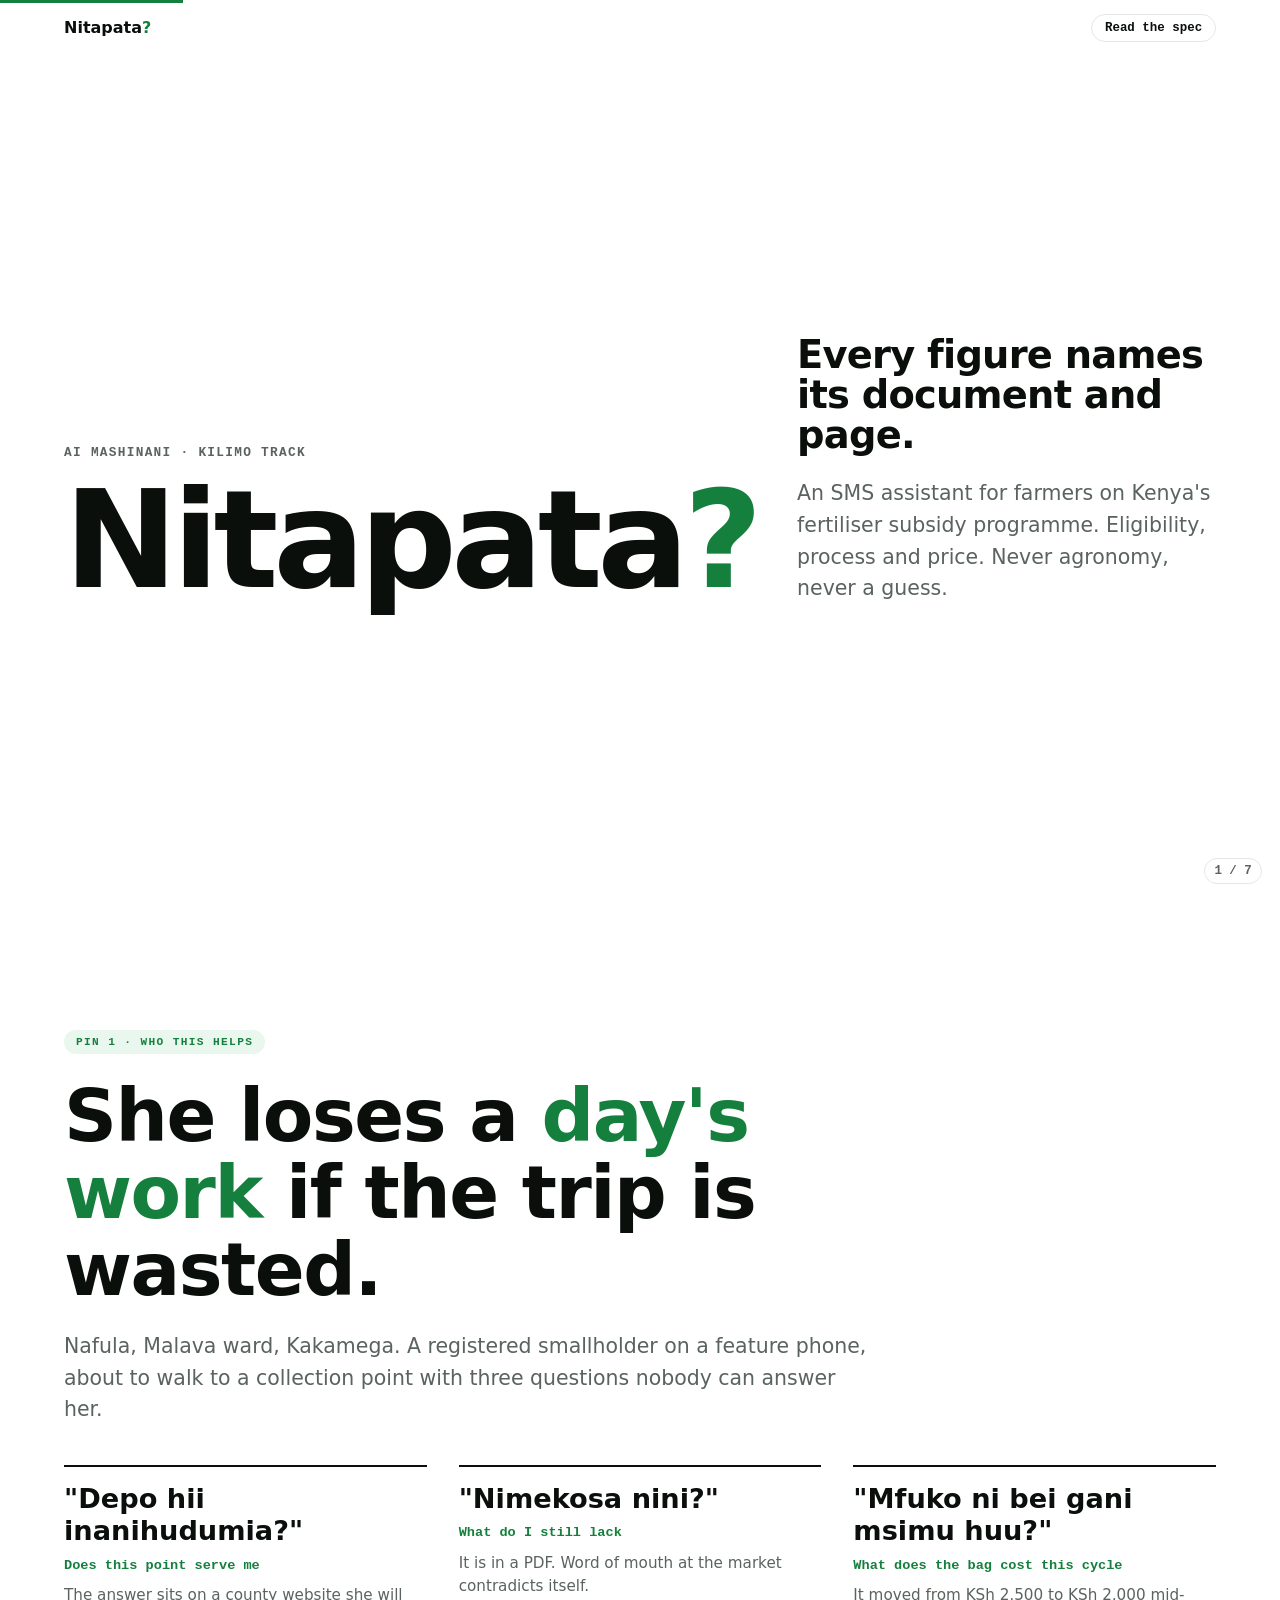
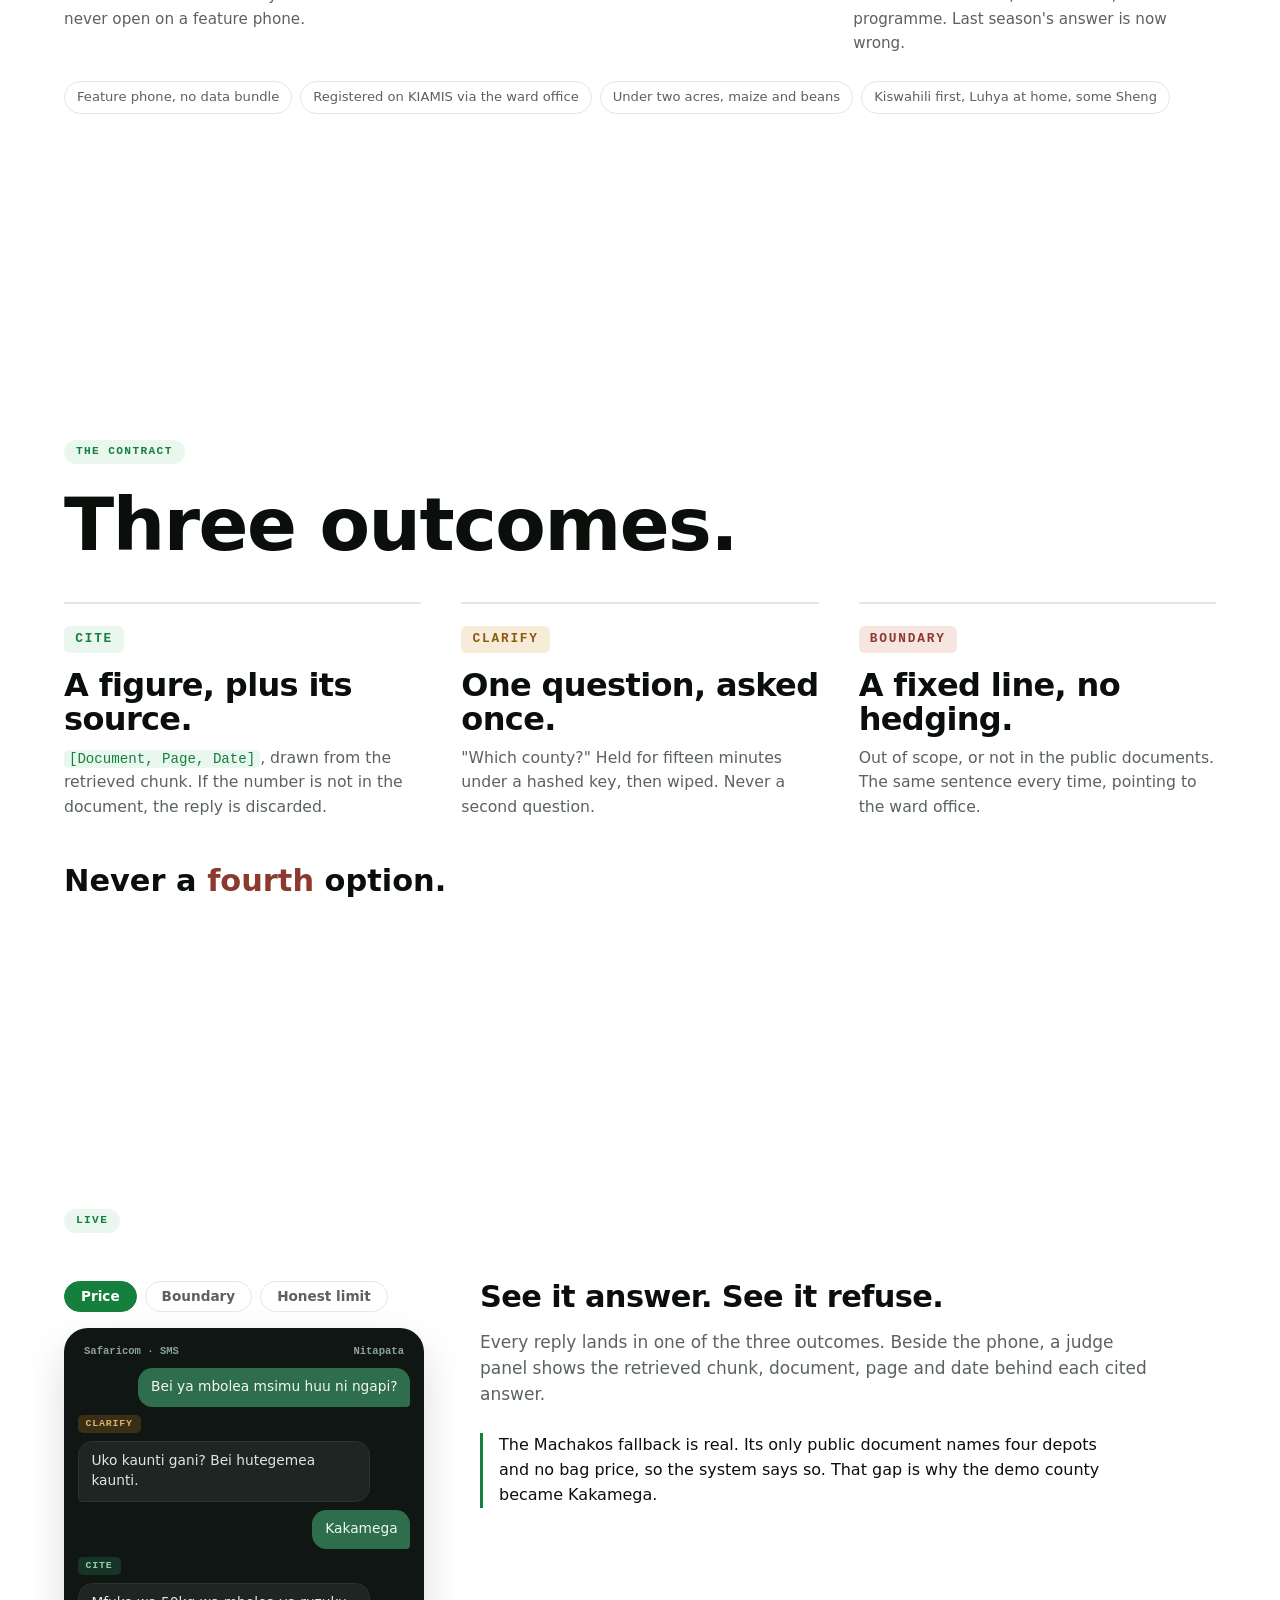
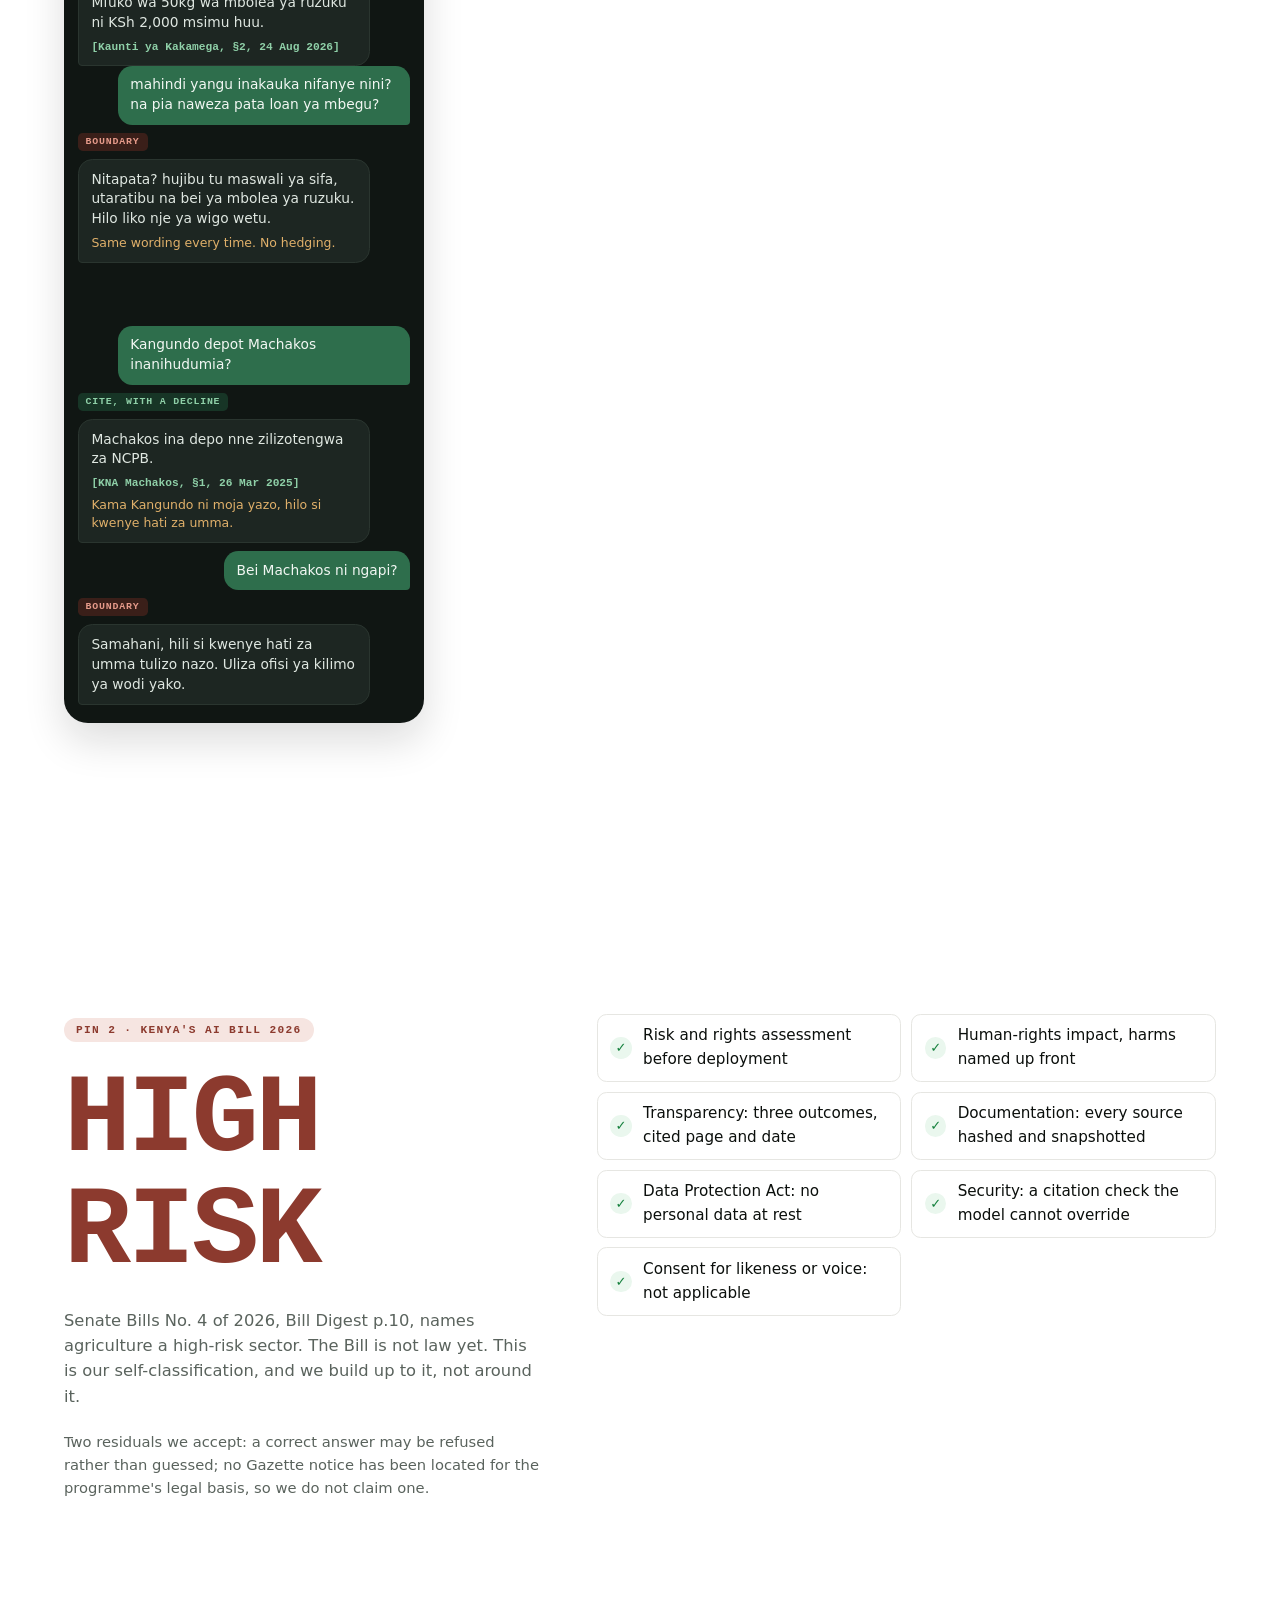
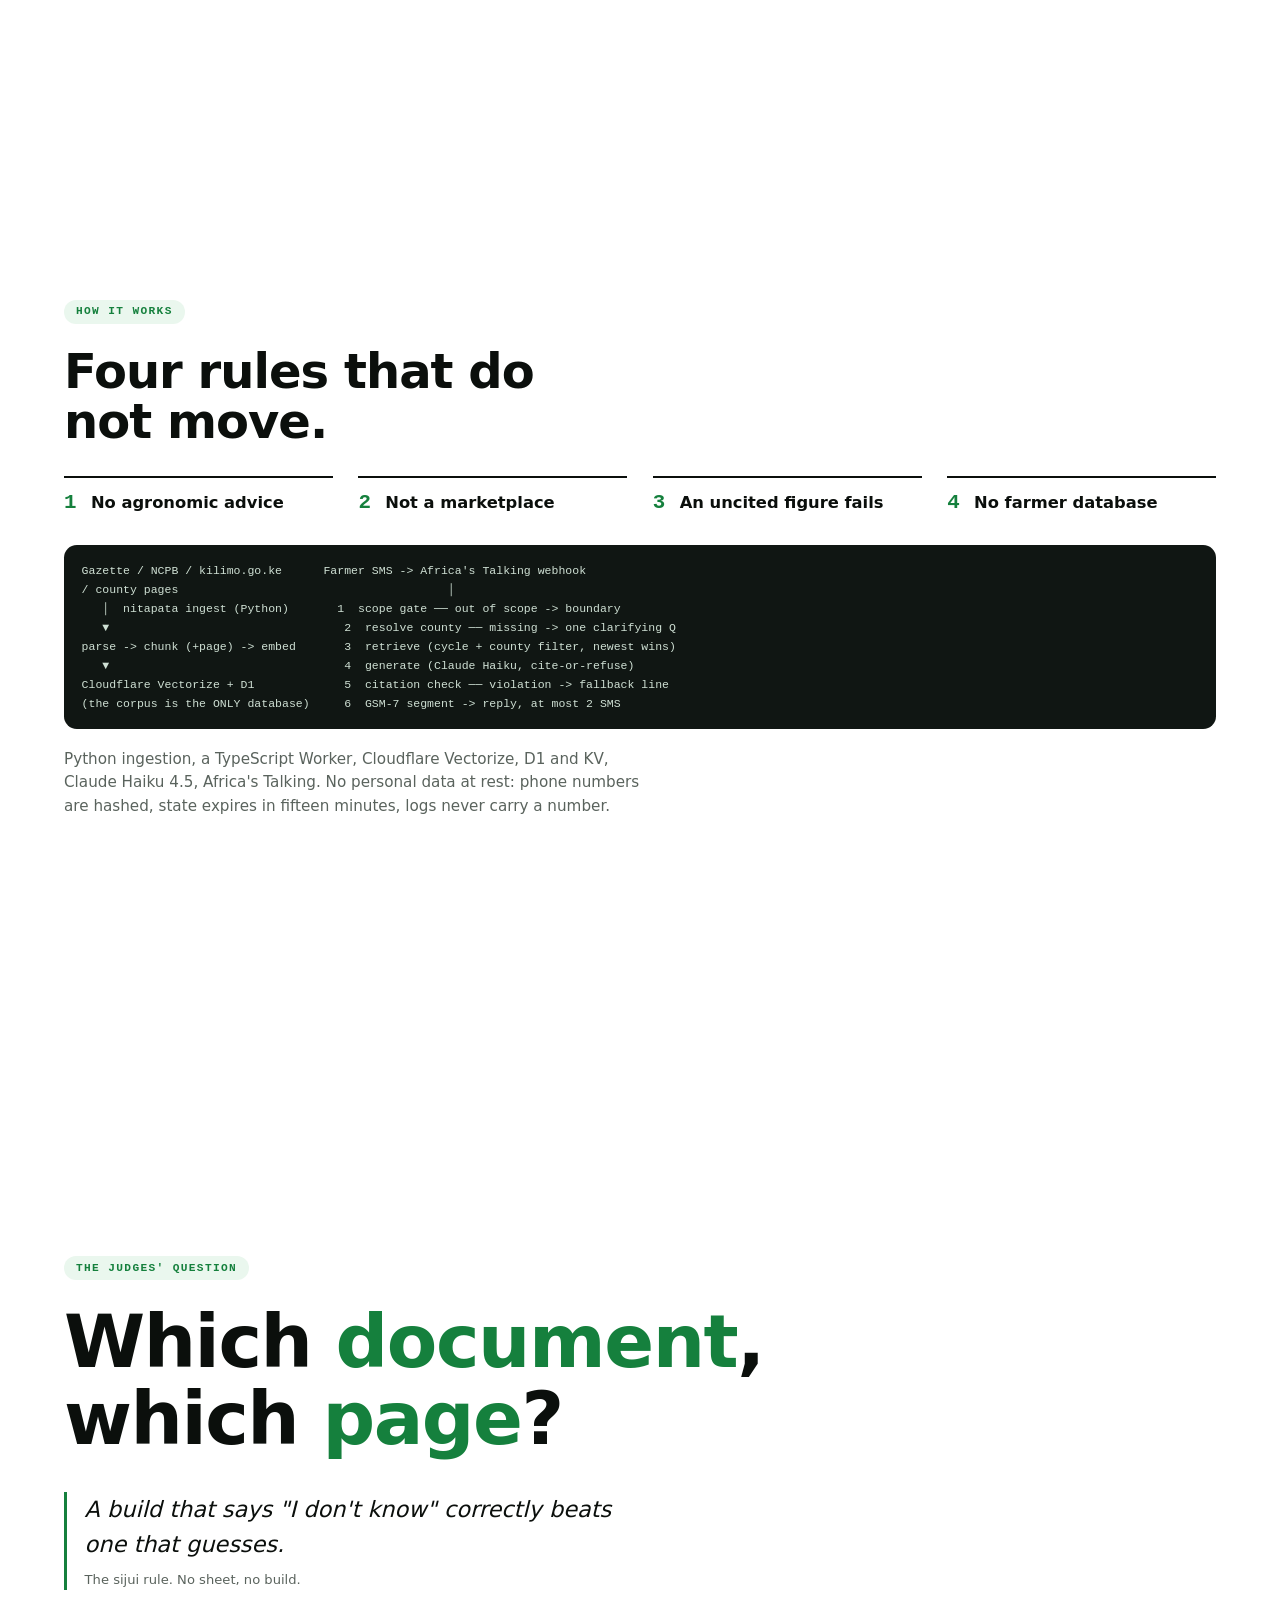
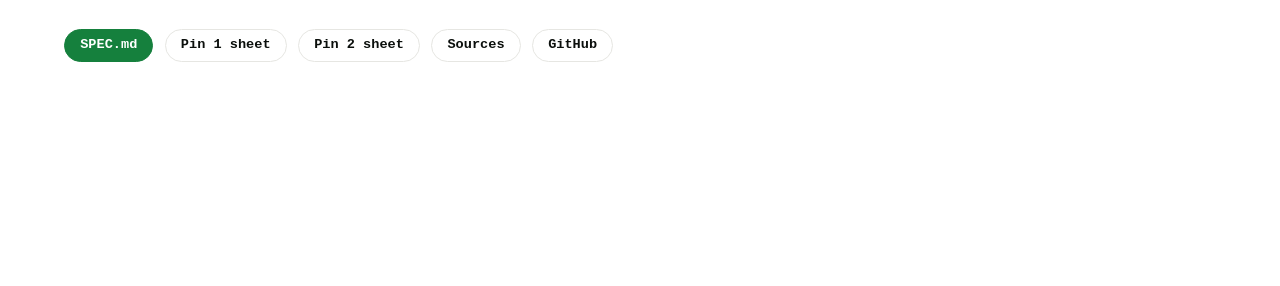
<file: index.html>
<!DOCTYPE html>
<html lang="en">
<head>
<meta charset="UTF-8">
<meta name="viewport" content="width=device-width, initial-scale=1.0">
<title>Nitapata?, the 5-minute pitch · Kilimo track, AI Mashinani</title>
<meta name="description" content="Nitapata? answers fertiliser subsidy eligibility, process and price questions over SMS, every figure cited to a public document and page. Seven slides: the farmer, the contract, the demo, the risk sheet, how it works.">
<meta property="og:title" content="Nitapata?, a citation-locked subsidy assistant">
<meta property="og:description" content="A cited answer, one clarifying question, or a stated boundary. Never a fourth option.">
<meta property="og:type" content="website">
<script type="application/ld+json">
{
  "@context": "https://schema.org",
  "@type": "WebPage",
  "name": "Nitapata?, pitch deck",
  "description": "Citation-locked SMS assistant for Kenya's National Fertiliser Subsidy Programme. Kilimo track, AI Mashinani hackathon.",
  "datePublished": "2026-09-02",
  "inLanguage": ["en", "sw"]
}
</script>
<style>
/* A slide deck in one file. White paper, near-black type, one green.
   Each <section class="slide"> is one idea and fills the viewport.
   Arrow keys, space and PageUp/PageDown move between slides. Mono is
   reserved for anything verifiable against a document (citations,
   dates, rule numbers). Amber and clay exist only for the outcome
   system (clarify / boundary / high-risk), never as decoration. */
:root{
  --ink:#0b0f0c; --ink-soft:#5a635d; --paper:#ffffff; --line:#e6e6e2;
  --accent:#15803d; --accent-soft:#eaf7ee;
  --amber:#8a5a12; --amber-soft:#f7ecd8; --clay:#8c3a2e; --clay-soft:#f6e5e1;
  --mono:ui-monospace,'Cascadia Code',Menlo,Consolas,monospace;
  --sans:-apple-system,'Segoe UI',system-ui,Roboto,sans-serif;
  --pad:clamp(1.25rem,5vw,4rem);
}
*{box-sizing:border-box;margin:0;padding:0}
html{-webkit-text-size-adjust:100%;scroll-snap-type:y proximity}
@media (prefers-reduced-motion:no-preference){ html{scroll-behavior:smooth} }
@media (min-width:900px){ html{scroll-snap-type:y mandatory} }
body{background:var(--paper);color:var(--ink);font:17px/1.55 var(--sans);-webkit-font-smoothing:antialiased;font-variant-numeric:tabular-nums}
a{color:var(--accent)}
h1,h2,h3{line-height:1.05;letter-spacing:-0.02em;font-weight:700}
p{max-width:62ch}
code{font:.9em var(--mono);background:var(--accent-soft);color:var(--accent);border-radius:.3rem;padding:.08em .35em}
.skip-link{position:absolute;top:-3rem;left:1rem;background:var(--ink);color:#fff;padding:.5rem .9rem;border-radius:.4rem;font-size:.85rem;z-index:50}
.skip-link:focus{top:1rem}

/* progress + counter */
.progress{position:fixed;top:0;left:0;height:3px;width:0;background:var(--accent);z-index:40;transition:width .2s ease}
.counter{position:fixed;right:1.1rem;bottom:1rem;font:600 .78rem/1 var(--mono);color:var(--ink-soft);z-index:40;background:rgba(255,255,255,.85);padding:.35rem .6rem;border-radius:999px;border:1px solid var(--line)}
.deckbar{position:fixed;top:0;left:0;right:0;display:flex;justify-content:space-between;align-items:center;padding:.9rem var(--pad);z-index:30;pointer-events:none}
.deckbar .brand{font:700 1rem/1 var(--sans);color:var(--ink);pointer-events:auto}
.deckbar .brand span{color:var(--accent)}
.deckbar a.spec{pointer-events:auto;font:600 .78rem/1 var(--mono);border:1px solid var(--line);border-radius:999px;padding:.4rem .8rem;text-decoration:none;color:var(--ink);background:#fff}

/* slides */
.slide{min-height:100dvh;scroll-snap-align:start;display:grid;align-content:center;padding:calc(var(--pad) + 2.5rem) var(--pad) var(--pad);position:relative}
.slide .inner{width:100%;max-width:1160px;margin:0 auto}
.tag{display:inline-block;font:700 .7rem/1 var(--mono);text-transform:uppercase;letter-spacing:.12em;color:var(--accent);background:var(--accent-soft);border-radius:999px;padding:.4rem .75rem;margin-bottom:1.4rem}
.tag.clay{color:var(--clay);background:var(--clay-soft)}
.display{font-size:clamp(2.2rem,6vw,4.6rem);max-width:16ch}
.display em{font-style:normal;color:var(--accent)}
.lede{font-size:clamp(1.05rem,1.6vw,1.3rem);color:var(--ink-soft);margin-top:1.4rem}
.meta{font:600 .8rem/1 var(--mono);text-transform:uppercase;letter-spacing:.1em;color:var(--ink-soft)}

/* slide 1 */
.title-grid{display:grid;gap:2.5rem;align-items:end}
.title-grid .big{font-size:clamp(3.4rem,11vw,8.5rem);letter-spacing:-0.04em;line-height:.95}
.title-grid .big span{color:var(--accent)}
@media(min-width:900px){ .title-grid{grid-template-columns:1.1fr 1fr} }

/* slide 2: Nafula */
.q-grid{display:grid;gap:1.2rem;margin-top:2.4rem}
.q{border-top:2px solid var(--ink);padding-top:1rem}
.q .sw{font-size:clamp(1.25rem,2.2vw,1.7rem);font-weight:700;line-height:1.2}
.q .gloss{color:var(--accent);font:600 .85rem/1.4 var(--mono);margin-top:.5rem}
.q .why{color:var(--ink-soft);font-size:.95rem;margin-top:.6rem}
.chips{display:flex;flex-wrap:wrap;gap:.5rem;margin-top:1.6rem}
.chip{font-size:.82rem;color:var(--ink-soft);border:1px solid var(--line);border-radius:999px;padding:.35rem .75rem}
@media(min-width:900px){ .q-grid{grid-template-columns:repeat(3,1fr);gap:2rem} }

/* slide 3: contract */
.outcomes{display:grid;gap:1.4rem;margin-top:2.4rem}
.outcome{border-top:2px solid var(--line);padding-top:1.2rem}
.outcome .k{font:800 .8rem/1 var(--mono);text-transform:uppercase;letter-spacing:.14em;padding:.45rem .7rem;border-radius:.35rem;display:inline-block}
.outcome.cite .k{background:var(--accent-soft);color:var(--accent)}
.outcome.clarify .k{background:var(--amber-soft);color:var(--amber)}
.outcome.boundary .k{background:var(--clay-soft);color:var(--clay)}
.outcome h3{font-size:clamp(1.4rem,2.6vw,2rem);margin-top:1rem}
.outcome p{color:var(--ink-soft);margin-top:.6rem;font-size:.98rem}
.never{margin-top:2.4rem;font-size:clamp(1.3rem,2.4vw,1.9rem);font-weight:700}
.never span{color:var(--clay)}
@media(min-width:900px){ .outcomes{grid-template-columns:repeat(3,1fr);gap:2.5rem} }

/* slide 4: demo */
.demo-grid{display:grid;gap:2rem;margin-top:1.6rem;align-items:start}
.tabs{display:flex;gap:.5rem;flex-wrap:wrap;margin-bottom:1rem}
.tabs button{border:1px solid var(--line);background:#fff;border-radius:999px;padding:.5rem 1rem;font:600 .85rem/1 var(--sans);color:var(--ink-soft);cursor:pointer}
.tabs button[aria-selected="true"]{background:var(--accent);border-color:var(--accent);color:#fff}
.phone{background:#101613;border-radius:1.5rem;padding:1rem .85rem 1.1rem;max-width:360px;width:100%;box-shadow:0 18px 40px rgba(11,15,12,.14)}
.phone .status{color:#8ba394;font:600 .66rem/1 var(--mono);display:flex;justify-content:space-between;padding:.1rem .4rem .7rem}
.thread{display:flex;flex-direction:column;gap:.5rem;min-height:260px}
.msg{max-width:88%;padding:.6rem .8rem;border-radius:.9rem;font-size:.86rem;line-height:1.45}
.msg.in{align-self:flex-end;background:#2e6e4c;color:#f2f7f3;border-bottom-right-radius:.25rem}
.msg.out{align-self:flex-start;background:#1d2622;color:#dfe7e1;border-bottom-left-radius:.25rem;border:1px solid #2a352f}
.msg .cite{display:block;margin-top:.4rem;font:600 .7rem/1.4 var(--mono);color:#8fd0a8}
.msg .decline{display:block;margin-top:.3rem;color:#e0b06a;font-size:.78rem}
.otag{align-self:flex-start;font:700 .62rem/1 var(--mono);text-transform:uppercase;letter-spacing:.08em;padding:.25rem .5rem;border-radius:.3rem}
.otag.cite{background:#173526;color:#8fd0a8}
.otag.clarify{background:#3a2f14;color:#e0b06a}
.otag.boundary{background:#3a1f19;color:#e59a8a}
.demo-side h3{font-size:clamp(1.3rem,2.4vw,1.9rem)}
.demo-side p{color:var(--ink-soft);margin-top:1rem}
.demo-side .fact{margin-top:1.6rem;border-left:3px solid var(--accent);padding-left:1rem;font-size:1rem;color:var(--ink)}
@media(min-width:900px){ .demo-grid{grid-template-columns:auto 1fr;gap:3.5rem} }

/* slide 5: risk */
.risk-big{font:800 clamp(3rem,9vw,7rem)/1 var(--mono);letter-spacing:-0.03em;color:var(--clay)}
.risk-src{margin-top:1.2rem;color:var(--ink-soft);font-size:1.02rem}
.oblig{display:grid;gap:.6rem;margin-top:2rem}
.ob{display:flex;align-items:center;gap:.7rem;font-size:.95rem;border:1px solid var(--line);border-radius:.6rem;padding:.6rem .8rem;background:#fff}
.ob .ck{width:1.35rem;height:1.35rem;border-radius:50%;background:var(--accent-soft);color:var(--accent);font:800 .82rem/1.35rem var(--sans);text-align:center;flex:none}
.residual{margin-top:1.4rem;color:var(--ink-soft);font-size:.92rem}
@media(min-width:700px){ .oblig{grid-template-columns:1fr 1fr} }
@media(min-width:1000px){ .risk-grid{display:grid;grid-template-columns:1fr 1.3fr;gap:3.5rem;align-items:start} .oblig{margin-top:0} }

/* slide 6: how */
.rules{display:grid;gap:.7rem;margin-top:1.8rem}
.rule{display:flex;gap:.9rem;align-items:baseline;border-top:2px solid var(--ink);padding-top:.8rem}
.rule b{font:800 1.3rem/1 var(--mono);color:var(--accent)}
.rule span{font-size:1.02rem;font-weight:600}
.flow{background:#101613;color:#cfe0d4;border-radius:.8rem;padding:1rem 1.1rem;overflow-x:auto;font:.72rem/1.65 var(--mono);white-space:pre;margin-top:1.8rem}
.stack{margin-top:1.2rem;color:var(--ink-soft);font-size:.95rem}
@media(min-width:900px){ .rules{grid-template-columns:repeat(4,1fr);gap:1.6rem} }

/* slide 7: close */
.quote{margin-top:2.2rem;border-left:3px solid var(--accent);padding-left:1.1rem;font-size:clamp(1.1rem,1.8vw,1.4rem);font-style:italic;max-width:40ch}
.quote small{display:block;font-style:normal;color:var(--ink-soft);font-size:.82rem;margin-top:.5rem}
.links{display:flex;flex-wrap:wrap;gap:.7rem;margin-top:2.4rem}
.links a{font:600 .85rem/1 var(--mono);text-decoration:none;color:var(--ink);border:1px solid var(--line);border-radius:999px;padding:.55rem .95rem}
.links a.primary{background:var(--accent);border-color:var(--accent);color:#fff}

@media print{
  .progress,.counter,.deckbar{display:none}
  .slide{min-height:auto;page-break-after:always;padding:2rem}
  .thread[hidden]{display:flex}
}
</style>
</head>
<body>
<a class="skip-link" href="#s1">Skip to content</a>
<div class="progress" id="progress" aria-hidden="true"></div>
<div class="deckbar">
  <span class="brand">Nitapata<span>?</span></span>
  <a class="spec" href="SPEC.md">Read the spec</a>
</div>
<div class="counter" id="counter" aria-live="polite">1 / 7</div>

<main>

<!-- 1 · Title -->
<section class="slide" id="s1">
  <div class="inner title-grid">
    <div>
      <p class="meta">AI Mashinani &middot; Kilimo track</p>
      <h1 class="big" style="margin-top:1rem">Nitapata<span>?</span></h1>
    </div>
    <div>
      <h2 class="display" style="font-size:clamp(1.6rem,3.2vw,2.4rem);max-width:20ch">Every figure names its document and page.</h2>
      <p class="lede">An SMS assistant for farmers on Kenya's fertiliser subsidy programme. Eligibility, process and price. Never agronomy, never a guess.</p>
    </div>
  </div>
</section>

<!-- 2 · Pin 1 -->
<section class="slide" id="s2">
  <div class="inner">
    <span class="tag">Pin 1 &middot; Who this helps</span>
    <h2 class="display">She loses a <em>day's work</em> if the trip is wasted.</h2>
    <p class="lede">Nafula, Malava ward, Kakamega. A registered smallholder on a feature phone, about to walk to a collection point with three questions nobody can answer her.</p>
    <div class="q-grid">
      <div class="q">
        <p class="sw" lang="sw">"Depo hii inanihudumia?"</p>
        <p class="gloss">Does this point serve me</p>
        <p class="why">The answer sits on a county website she will never open on a feature phone.</p>
      </div>
      <div class="q">
        <p class="sw" lang="sw">"Nimekosa nini?"</p>
        <p class="gloss">What do I still lack</p>
        <p class="why">It is in a PDF. Word of mouth at the market contradicts itself.</p>
      </div>
      <div class="q">
        <p class="sw" lang="sw">"Mfuko ni bei gani msimu huu?"</p>
        <p class="gloss">What does the bag cost this cycle</p>
        <p class="why">It moved from KSh 2,500 to KSh 2,000 mid-programme. Last season's answer is now wrong.</p>
      </div>
    </div>
    <div class="chips">
      <span class="chip">Feature phone, no data bundle</span>
      <span class="chip">Registered on KIAMIS via the ward office</span>
      <span class="chip">Under two acres, maize and beans</span>
      <span class="chip">Kiswahili first, Luhya at home, some Sheng</span>
    </div>
  </div>
</section>

<!-- 3 · Contract -->
<section class="slide" id="s3">
  <div class="inner">
    <span class="tag">The contract</span>
    <h2 class="display">Three outcomes.</h2>
    <div class="outcomes">
      <div class="outcome cite">
        <span class="k">Cite</span>
        <h3>A figure, plus its source.</h3>
        <p><code>[Document, Page, Date]</code>, drawn from the retrieved chunk. If the number is not in the document, the reply is discarded.</p>
      </div>
      <div class="outcome clarify">
        <span class="k">Clarify</span>
        <h3>One question, asked once.</h3>
        <p>"Which county?" Held for fifteen minutes under a hashed key, then wiped. Never a second question.</p>
      </div>
      <div class="outcome boundary">
        <span class="k">Boundary</span>
        <h3>A fixed line, no hedging.</h3>
        <p>Out of scope, or not in the public documents. The same sentence every time, pointing to the ward office.</p>
      </div>
    </div>
    <p class="never">Never a <span>fourth</span> option.</p>
  </div>
</section>

<!-- 4 · Demo -->
<section class="slide" id="s4">
  <div class="inner">
    <span class="tag">Live</span>
    <div class="demo-grid">
      <div>
        <div class="tabs" role="tablist" aria-label="Demo conversations">
          <button role="tab" aria-selected="true" aria-controls="t1" data-thread="t1">Price</button>
          <button role="tab" aria-selected="false" aria-controls="t2" data-thread="t2">Boundary</button>
          <button role="tab" aria-selected="false" aria-controls="t3" data-thread="t3">Honest limit</button>
        </div>
        <div class="phone">
          <div class="status"><span>Safaricom &middot; SMS</span><span>Nitapata</span></div>
          <div class="thread" id="t1" role="tabpanel">
            <div class="msg in" lang="sw">Bei ya mbolea msimu huu ni ngapi?</div>
            <span class="otag clarify">clarify</span>
            <div class="msg out" lang="sw">Uko kaunti gani? Bei hutegemea kaunti.</div>
            <div class="msg in" lang="sw">Kakamega</div>
            <span class="otag cite">cite</span>
            <div class="msg out" lang="sw">Mfuko wa 50kg wa mbolea ya ruzuku ni KSh 2,000 msimu huu.<span class="cite">[Kaunti ya Kakamega, &sect;2, 24 Aug 2026]</span></div>
          </div>
          <div class="thread" id="t2" role="tabpanel" hidden>
            <div class="msg in" lang="sw">mahindi yangu inakauka nifanye nini? na pia naweza pata loan ya mbegu?</div>
            <span class="otag boundary">boundary</span>
            <div class="msg out" lang="sw">Nitapata? hujibu tu maswali ya sifa, utaratibu na bei ya mbolea ya ruzuku. Hilo liko nje ya wigo wetu.<span class="decline">Same wording every time. No hedging.</span></div>
          </div>
          <div class="thread" id="t3" role="tabpanel" hidden>
            <div class="msg in" lang="sw">Kangundo depot Machakos inanihudumia?</div>
            <span class="otag cite">cite, with a decline</span>
            <div class="msg out" lang="sw">Machakos ina depo nne zilizotengwa za NCPB.<span class="cite">[KNA Machakos, &sect;1, 26 Mar 2025]</span><span class="decline">Kama Kangundo ni moja yazo, hilo si kwenye hati za umma.</span></div>
            <div class="msg in" lang="sw">Bei Machakos ni ngapi?</div>
            <span class="otag boundary">boundary</span>
            <div class="msg out" lang="sw">Samahani, hili si kwenye hati za umma tulizo nazo. Uliza ofisi ya kilimo ya wodi yako.</div>
          </div>
        </div>
      </div>
      <div class="demo-side">
        <h3>See it answer. See it refuse.</h3>
        <p>Every reply lands in one of the three outcomes. Beside the phone, a judge panel shows the retrieved chunk, document, page and date behind each cited answer.</p>
        <p class="fact">The Machakos fallback is real. Its only public document names four depots and no bag price, so the system says so. That gap is why the demo county became Kakamega.</p>
      </div>
    </div>
  </div>
</section>

<!-- 5 · Pin 2 -->
<section class="slide" id="s5">
  <div class="inner risk-grid">
    <div>
      <span class="tag clay">Pin 2 &middot; Kenya's AI Bill 2026</span>
      <p class="risk-big">HIGH<br>RISK</p>
      <p class="risk-src">Senate Bills No. 4 of 2026, Bill Digest p.10, names agriculture a high-risk sector. The Bill is not law yet. This is our self-classification, and we build up to it, not around it.</p>
      <p class="residual">Two residuals we accept: a correct answer may be refused rather than guessed; no Gazette notice has been located for the programme's legal basis, so we do not claim one.</p>
    </div>
    <div class="oblig">
      <div class="ob"><span class="ck">&check;</span>Risk and rights assessment before deployment</div>
      <div class="ob"><span class="ck">&check;</span>Human-rights impact, harms named up front</div>
      <div class="ob"><span class="ck">&check;</span>Transparency: three outcomes, cited page and date</div>
      <div class="ob"><span class="ck">&check;</span>Documentation: every source hashed and snapshotted</div>
      <div class="ob"><span class="ck">&check;</span>Data Protection Act: no personal data at rest</div>
      <div class="ob"><span class="ck">&check;</span>Security: a citation check the model cannot override</div>
      <div class="ob"><span class="ck">&check;</span>Consent for likeness or voice: not applicable</div>
    </div>
  </div>
</section>

<!-- 6 · How -->
<section class="slide" id="s6">
  <div class="inner">
    <span class="tag">How it works</span>
    <h2 class="display" style="font-size:clamp(1.8rem,4vw,3rem)">Four rules that do not move.</h2>
    <div class="rules">
      <div class="rule"><b>1</b><span>No agronomic advice</span></div>
      <div class="rule"><b>2</b><span>Not a marketplace</span></div>
      <div class="rule"><b>3</b><span>An uncited figure fails</span></div>
      <div class="rule"><b>4</b><span>No farmer database</span></div>
    </div>
    <div class="flow">Gazette / NCPB / kilimo.go.ke      Farmer SMS -&gt; Africa's Talking webhook
/ county pages                                       │
   │  nitapata ingest (Python)       1  scope gate ── out of scope -&gt; boundary
   ▼                                  2  resolve county ── missing -&gt; one clarifying Q
parse -&gt; chunk (+page) -&gt; embed       3  retrieve (cycle + county filter, newest wins)
   ▼                                  4  generate (Claude Haiku, cite-or-refuse)
Cloudflare Vectorize + D1             5  citation check ── violation -&gt; fallback line
(the corpus is the ONLY database)     6  GSM-7 segment -&gt; reply, at most 2 SMS</div>
    <p class="stack">Python ingestion, a TypeScript Worker, Cloudflare Vectorize, D1 and KV, Claude Haiku 4.5, Africa's Talking. No personal data at rest: phone numbers are hashed, state expires in fifteen minutes, logs never carry a number.</p>
  </div>
</section>

<!-- 7 · Close -->
<section class="slide" id="s7">
  <div class="inner">
    <span class="tag">The judges' question</span>
    <h2 class="display">Which <em>document</em>, which <em>page</em>?</h2>
    <p class="quote">A build that says "I don't know" correctly beats one that guesses.
      <small>The sijui rule. No sheet, no build.</small>
    </p>
    <div class="links">
      <a class="primary" href="SPEC.md">SPEC.md</a>
      <a href="docs/pins/PIN-1-who-this-helps.md">Pin 1 sheet</a>
      <a href="docs/pins/PIN-2-ai-bill-2026-risk-sheet.md">Pin 2 sheet</a>
      <a href="corpus/sources.yaml">Sources</a>
      <a href="https://github.com/Joshkingsley/Kilimo-Solution-Impact-Lab-2.0" rel="noopener">GitHub</a>
    </div>
  </div>
</section>

</main>

<script>
  // Tabs
  var tabs = Array.prototype.slice.call(document.querySelectorAll('.tabs button'));
  function selectTab(btn){
    tabs.forEach(function(b){ b.setAttribute('aria-selected', b === btn); });
    document.querySelectorAll('.thread').forEach(function(t){ t.hidden = t.id !== btn.dataset.thread; });
  }
  tabs.forEach(function(btn, i){
    btn.addEventListener('click', function(){ selectTab(btn); });
    btn.addEventListener('keydown', function(e){
      if (e.key === 'ArrowRight') { e.stopPropagation(); tabs[(i + 1) % tabs.length].focus(); }
      if (e.key === 'ArrowLeft')  { e.stopPropagation(); tabs[(i - 1 + tabs.length) % tabs.length].focus(); }
    });
  });

  // Deck navigation: arrows, space, PageUp/PageDown, Home/End
  var slides = Array.prototype.slice.call(document.querySelectorAll('.slide'));
  var counter = document.getElementById('counter');
  var progress = document.getElementById('progress');
  var current = 0;

  function goTo(i){
    i = Math.max(0, Math.min(slides.length - 1, i));
    slides[i].scrollIntoView({ block: 'start' });
  }
  document.addEventListener('keydown', function(e){
    if (e.target.tagName === 'BUTTON' || e.target.tagName === 'A') return;
    if (e.key === 'ArrowDown' || e.key === 'ArrowRight' || e.key === 'PageDown' || e.key === ' ') { e.preventDefault(); goTo(current + 1); }
    if (e.key === 'ArrowUp' || e.key === 'ArrowLeft' || e.key === 'PageUp') { e.preventDefault(); goTo(current - 1); }
    if (e.key === 'Home') { e.preventDefault(); goTo(0); }
    if (e.key === 'End')  { e.preventDefault(); goTo(slides.length - 1); }
  });

  // Track the slide in view (no scroll listener; IntersectionObserver only)
  if ('IntersectionObserver' in window) {
    var io = new IntersectionObserver(function(entries){
      entries.forEach(function(en){
        if (en.isIntersecting) {
          current = slides.indexOf(en.target);
          counter.textContent = (current + 1) + ' / ' + slides.length;
          progress.style.width = ((current + 1) / slides.length * 100) + '%';
        }
      });
    }, { threshold: 0.55 });
    slides.forEach(function(s){ io.observe(s); });
  }
</script>
</body>
</html>
</file>
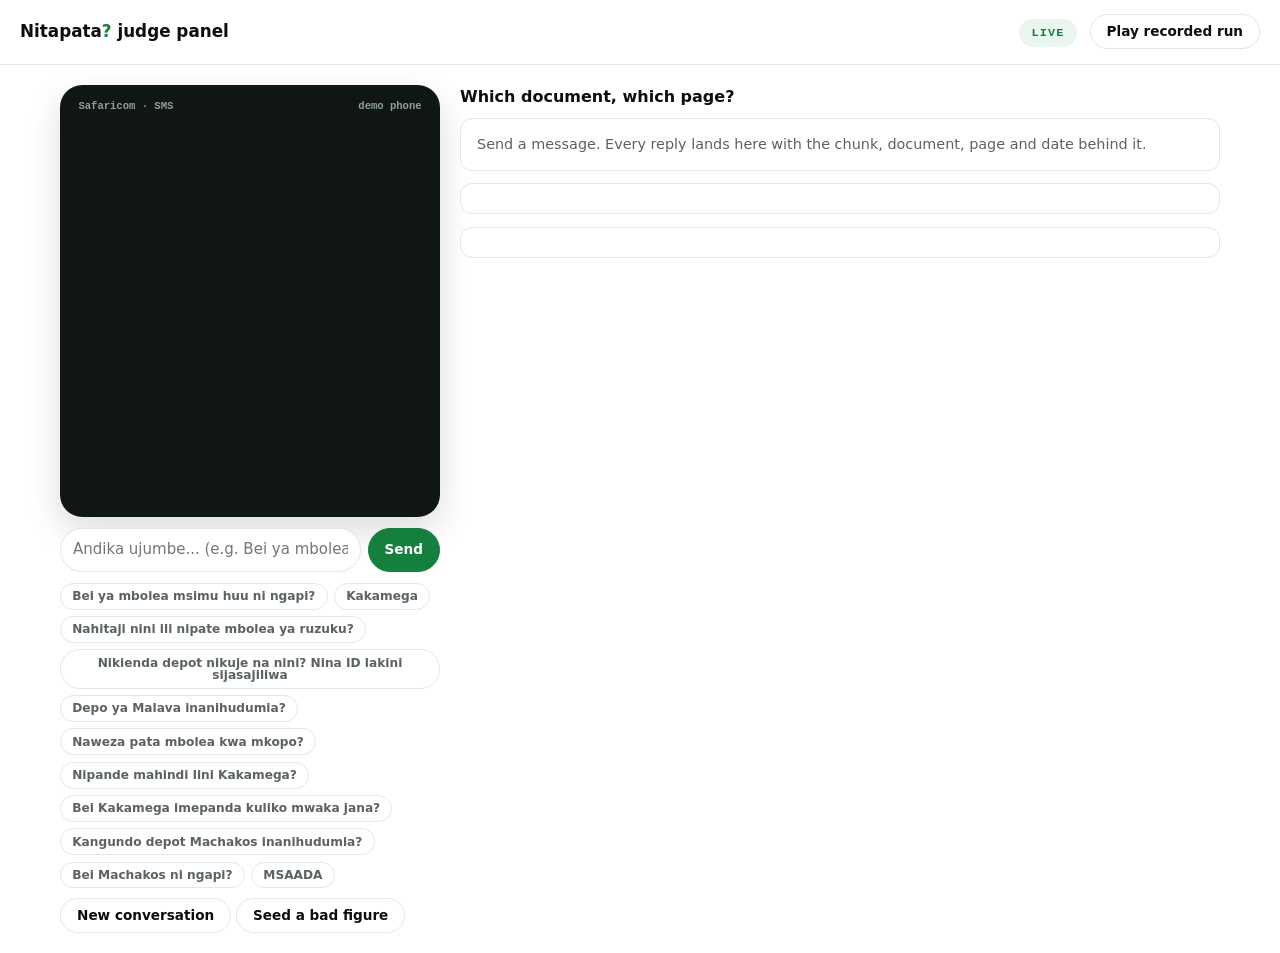
<file: web/judge.html>
<!DOCTYPE html>
<html lang="en">
<head>
<meta charset="UTF-8">
<meta name="viewport" content="width=device-width, initial-scale=1.0">
<title>Nitapata? judge panel</title>
<meta name="description" content="Live judge panel: every reply beside the retrieved chunk, document, page and date that backs it.">
<style>
:root{--ink:#0b0f0c;--soft:#5a635d;--line:#e6e6e2;--accent:#15803d;--accent-soft:#eaf7ee;--amber:#8a5a12;--amber-soft:#f7ecd8;--clay:#8c3a2e;--clay-soft:#f6e5e1;
  --mono:ui-monospace,'Cascadia Code',Menlo,Consolas,monospace;--sans:-apple-system,'Segoe UI',system-ui,Roboto,sans-serif}
*{box-sizing:border-box;margin:0;padding:0}
body{background:#fff;color:var(--ink);font:15px/1.5 var(--sans);-webkit-font-smoothing:antialiased}
header{display:flex;justify-content:space-between;align-items:center;padding:.9rem 1.25rem;border-bottom:1px solid var(--line)}
header b{font-size:1.05rem} header b span{color:var(--accent)}
.mode{font:600 .74rem/1 var(--mono);text-transform:uppercase;letter-spacing:.1em;padding:.4rem .7rem;border-radius:999px;border:1px solid var(--line)}
.mode.live{color:var(--accent);background:var(--accent-soft);border-color:transparent}
.mode.rec{color:var(--clay);background:var(--clay-soft);border-color:transparent}
main{display:grid;gap:1.25rem;padding:1.25rem;max-width:1200px;margin:0 auto}
@media(min-width:900px){main{grid-template-columns:380px 1fr}}
.phone{background:#101613;border-radius:1.4rem;padding:.9rem .8rem 1rem;box-shadow:0 14px 34px rgba(11,15,12,.14)}
.status{color:#8ba394;font:600 .66rem/1 var(--mono);display:flex;justify-content:space-between;padding:.1rem .35rem .6rem}
.thread{display:flex;flex-direction:column;gap:.45rem;min-height:380px;max-height:60vh;overflow:auto;padding-bottom:.4rem}
.msg{max-width:88%;padding:.55rem .75rem;border-radius:.85rem;font-size:.84rem;line-height:1.45;white-space:pre-wrap}
.msg.in{align-self:flex-end;background:#2e6e4c;color:#f2f7f3;border-bottom-right-radius:.2rem}
.msg.out{align-self:flex-start;background:#1d2622;color:#dfe7e1;border-bottom-left-radius:.2rem;border:1px solid #2a352f}
.otag{align-self:flex-start;font:700 .6rem/1 var(--mono);text-transform:uppercase;letter-spacing:.08em;padding:.22rem .45rem;border-radius:.3rem}
.otag.cite{background:#173526;color:#8fd0a8}.otag.clarify{background:#3a2f14;color:#e0b06a}.otag.boundary{background:#3a1f19;color:#e59a8a}
form{display:flex;gap:.4rem;margin-top:.7rem}
input{flex:1;font:inherit;padding:.6rem .75rem;border-radius:999px;border:1px solid var(--line);color:var(--ink)}
input:focus{outline:2px solid var(--accent);outline-offset:1px}
button{font:600 .85rem/1 var(--sans);padding:.6rem 1rem;border-radius:999px;border:1px solid var(--line);background:#fff;color:var(--ink);cursor:pointer}
button.primary{background:var(--accent);border-color:var(--accent);color:#fff}
.prompts{display:flex;flex-wrap:wrap;gap:.4rem;margin-top:.7rem}
.prompts button{font-size:.76rem;padding:.4rem .7rem;color:var(--soft)}
.panel h2{font-size:1rem;margin-bottom:.6rem}
.card{border:1px solid var(--line);border-radius:12px;padding:.9rem 1rem;margin-bottom:.8rem;background:#fff}
.row{display:flex;flex-wrap:wrap;gap:.5rem .9rem;font:600 .76rem/1.6 var(--mono);color:var(--soft)}
.row b{color:var(--ink)}
.ok{color:var(--accent)} .bad{color:var(--clay)}
.chunk{border-left:3px solid var(--line);padding:.5rem .8rem;margin:.5rem 0;font-size:.84rem}
.chunk.used{border-left-color:var(--accent);background:var(--accent-soft)}
.chunk .meta{font:600 .72rem/1.5 var(--mono);color:var(--soft)}
.chunk .meta b{color:var(--accent)}
.hits span{display:inline-block;font:700 .68rem/1 var(--mono);padding:.3rem .55rem;border-radius:.3rem;background:var(--clay-soft);color:var(--clay);margin:.15rem .25rem 0 0}
.empty{color:var(--soft);font-size:.9rem}
.reqs li{font-size:.86rem;list-style:none;padding:.15rem 0}
.reqs .miss{color:var(--clay);font-weight:600}
</style>
</head>
<body>
<header>
  <b>Nitapata<span>?</span> judge panel</b>
  <div>
    <span id="mode" class="mode live">Live</span>
    <button id="toggle" style="margin-left:.5rem">Play recorded run</button>
  </div>
</header>
<main>
  <section>
    <div class="phone">
      <div class="status"><span>Safaricom &middot; SMS</span><span id="who">demo phone</span></div>
      <div class="thread" id="thread"></div>
    </div>
    <form id="form">
      <input id="text" placeholder="Andika ujumbe... (e.g. Bei ya mbolea Kakamega ni ngapi?)" autocomplete="off" aria-label="Message">
      <button class="primary" type="submit">Send</button>
    </form>
    <div class="prompts" id="prompts"></div>
    <div style="margin-top:.6rem"><button id="reset">New conversation</button> <button id="seed" title="Injects a wrong price into the draft to show the citation check discarding it">Seed a bad figure</button></div>
  </section>

  <aside class="panel">
    <h2>Which document, which page?</h2>
    <div class="card" id="summary"><p class="empty">Send a message. Every reply lands here with the chunk, document, page and date behind it.</p></div>
    <div class="card" id="citations"></div>
    <div class="card" id="retrieved"></div>
  </aside>
</main>

<script>
var PROMPTS = [
  "Bei ya mbolea msimu huu ni ngapi?", "Kakamega",
  "Nahitaji nini ili nipate mbolea ya ruzuku?",
  "Nikienda depot nikuje na nini? Nina ID lakini sijasajiliwa",
  "Depo ya Malava inanihudumia?", "Naweza pata mbolea kwa mkopo?",
  "Nipande mahindi lini Kakamega?", "Bei Kakamega imepanda kuliko mwaka jana?",
  "Kangundo depot Machakos inanihudumia?", "Bei Machakos ni ngapi?", "MSAADA"
];
var sender = "judge-" + Math.random().toString(36).slice(2, 8);
var thread = document.getElementById("thread");
var recorded = null, recIndex = 0, recMode = false;

function el(tag, cls, text){ var e = document.createElement(tag); if (cls) e.className = cls; if (text != null) e.textContent = text; return e; }
function bubble(cls, text){ thread.appendChild(el("div", "msg " + cls, text)); thread.scrollTop = thread.scrollHeight; }
function esc(s){ return String(s).replace(/[&<>"]/g, function(c){ return {"&":"&amp;","<":"&lt;",">":"&gt;",'"':"&quot;"}[c]; }); }

function showPanel(r){
  var d = r.diagnostics;
  var hits = d.guardrail_hits.length ? '<div class="hits">' + d.guardrail_hits.map(function(h){ return "<span>" + esc(h) + "</span>"; }).join("") + "</div>" : '<span class="ok">no guardrail hits</span>';
  document.getElementById("summary").innerHTML =
    '<div class="row"><span>outcome <b class="' + (r.outcome === "cite" ? "ok" : "") + '">' + esc(r.outcome.toUpperCase()) + '</b></span>' +
    '<span>intent <b>' + esc(r.intent) + '</b></span><span>language <b>' + esc(r.language) + '</b></span>' +
    '<span>segments <b>' + r.segments.length + '</b></span><span>chars <b>' + r.reply.length + '</b></span>' +
    '<span>latency <b>' + d.latency_ms + ' ms</b></span><span>model <b>' + esc(d.model) + '</b></span></div>' +
    '<p style="margin-top:.6rem">' + hits + '</p>' +
    (d.notes.length ? '<p class="empty" style="margin-top:.4rem">' + d.notes.map(esc).join(" &middot; ") + '</p>' : '') +
    (Object.keys(r.declared).length ? '<p class="empty" style="margin-top:.4rem">declared (this thread, 15 min): ' + esc(JSON.stringify(r.declared)) + '</p>' : '');

  var c = document.getElementById("citations");
  if (r.citations.length) {
    c.innerHTML = "<h2>Citations</h2>" + r.citations.map(function(x){
      return '<div class="chunk used"><div class="meta"><b>' + esc(x.short_cite) + '</b> &middot; ' + esc(x.page_label) + ' &middot; ' + esc(x.publish_date) + ' &middot; ' + esc(x.chunk_id) + '</div><div>' + esc(x.doc_title) + '</div></div>';
    }).join("") + (r.requirements.length ? '<h2 style="margin-top:.8rem">Requirements (cited)</h2><ul class="reqs">' + r.requirements.map(function(q){
      return '<li>' + (q.missing ? '<span class="miss">missing (farmer said so): </span>' : '') + esc(q.label_en) + ' <span class="empty">&larr; ' + esc(q.chunk_id) + '</span></li>';
    }).join("") + "</ul>" : "") + (r.declines.length ? '<p class="empty" style="margin-top:.6rem">declined: ' + r.declines.map(esc).join("; ") + "</p>" : "");
  } else {
    c.innerHTML = "<h2>Citations</h2><p class=\"empty\">" + (r.outcome === "boundary" ? "None. A boundary reply carries no citation by design." : "None yet.") + "</p>";
  }

  var rv = document.getElementById("retrieved");
  rv.innerHTML = "<h2>Retrieved chunks</h2>" + (d.retrieved.length ? d.retrieved.map(function(x){
    return '<div class="chunk ' + (x.used ? "used" : "") + '"><div class="meta">' + esc(x.chunk_id) + ' &middot; score ' + x.score + (x.used ? ' &middot; <b>used</b>' : '') + '</div><div>' + esc(x.text) + '</div></div>';
  }).join("") : '<p class="empty">Nothing retrieved: the scope gate or a keyword stopped the pipeline before retrieval.</p>');
}

function render(message, r){
  bubble("in", message);
  thread.appendChild(el("span", "otag " + r.outcome, r.outcome + (r.diagnostics.guardrail_hits.length ? " · " + r.diagnostics.guardrail_hits.join(",") : "")));
  r.segments.forEach(function(s){ bubble("out", s.text); });
  showPanel(r);
}

async function send(text, seed){
  if (recMode) return;
  var res = await fetch("/demo/message", { method: "POST", headers: {"Content-Type": "application/json"}, body: JSON.stringify({ text: text, sender: sender, seed_bad_figure: !!seed }) });
  var r = await res.json();
  render(text, r);
}

document.getElementById("form").addEventListener("submit", function(e){
  e.preventDefault();
  var t = document.getElementById("text");
  if (!t.value.trim()) return;
  send(t.value.trim());
  t.value = "";
});
document.getElementById("reset").addEventListener("click", function(){
  sender = "judge-" + Math.random().toString(36).slice(2, 8); thread.innerHTML = ""; recIndex = 0;
  document.getElementById("summary").innerHTML = '<p class="empty">New conversation. Nothing about the previous one is kept.</p>';
  document.getElementById("citations").innerHTML = ""; document.getElementById("retrieved").innerHTML = "";
});
document.getElementById("seed").addEventListener("click", function(){ send("Bei Kakamega ni ngapi?", true); });

PROMPTS.forEach(function(p){
  var b = el("button", null, p); b.type = "button";
  b.addEventListener("click", function(){ recMode ? stepRecorded() : send(p); });
  document.getElementById("prompts").appendChild(b);
});

async function stepRecorded(){
  if (!recorded) { var res = await fetch("/replay"); if (!res.ok) { alert("No recorded run on disk. Run: python3 evals/record_run.py"); return; } recorded = (await res.json()).steps; }
  if (recIndex >= recorded.length) { recIndex = 0; thread.innerHTML = ""; }
  var s = recorded[recIndex++]; document.getElementById("who").textContent = s.who + " (recorded)"; render(s.message, s.reply);
}
document.getElementById("toggle").addEventListener("click", function(){
  recMode = !recMode; thread.innerHTML = ""; recIndex = 0;
  var m = document.getElementById("mode");
  m.textContent = recMode ? "Recorded run" : "Live"; m.className = "mode " + (recMode ? "rec" : "live");
  this.textContent = recMode ? "Back to live" : "Play recorded run";
  document.getElementById("who").textContent = recMode ? "recorded" : "demo phone";
  document.getElementById("summary").innerHTML = recMode
    ? '<p class="empty"><b>Recorded run.</b> Click any prompt (or press Next) to step through the transcript recorded earlier. Nothing here is live.</p>'
    : '<p class="empty">Live. Send a message.</p>';
});
document.addEventListener("keydown", function(e){ if (recMode && (e.key === "ArrowRight" || e.key === " ")) { e.preventDefault(); stepRecorded(); } });
</script>
</body>
</html>
</file>
